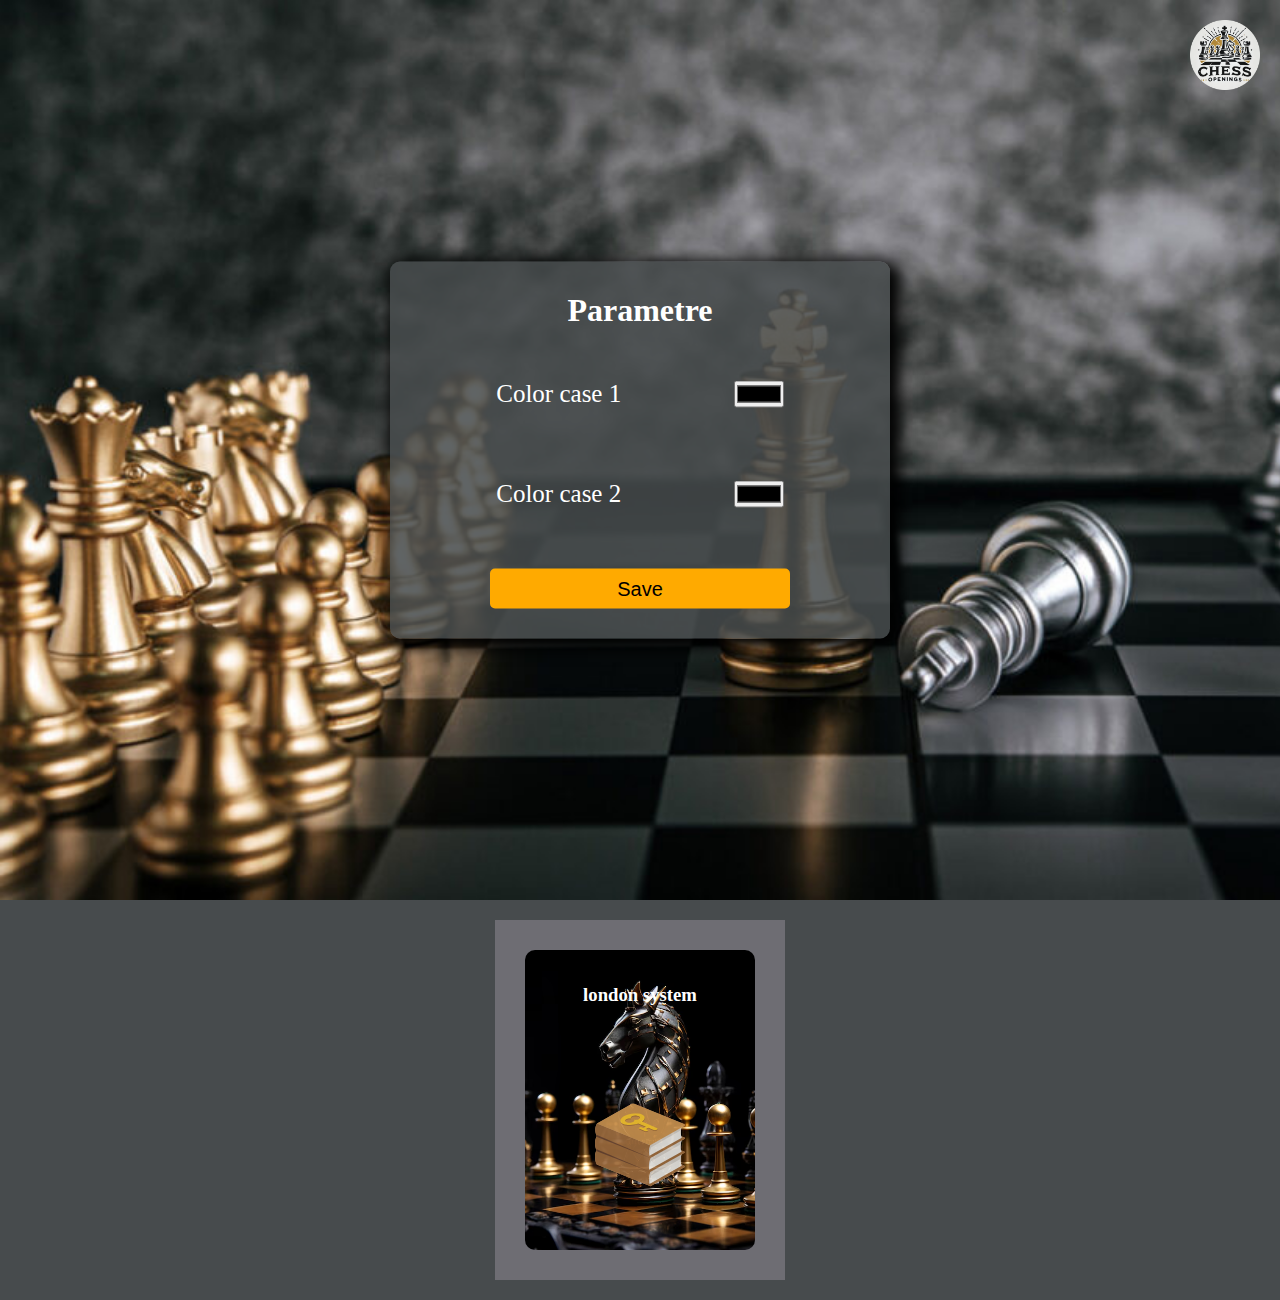
<file: index.html>
<!DOCTYPE html>
<html lang="en">
<head>
    <meta charset="UTF-8">
    <meta name="viewport" content="width=device-width, initial-scale=1.0">
    <link rel="shortcut icon" href="assets/icon/logo.ico" type="image/x-icon">
    <link rel="stylesheet" href="style.css">
    <title>Chess Openings</title>
    <script src="app.js" defer></script>
</head>
<body>

    <header>
        <h1>
            Welcome to chess openings
        </h1>

        <div class="parametre">

        </div>
    </header>

    <section>
        <div class="boxs" id="boxs">

            
        </div>
        
    </section>

    <div class="parametreWin">
        <h1>Parametre</h1>
        <div class="fields">
            <div class="field">
                <p>Color case 1</p>
                <input type="color" name="" id="">
            </div>
            <div class="field">
                <p>Color case 2</p>
                <input type="color" name="" id="">
            </div>
        </div>
        <button>
            Save
        </button>
    </div>
    
</body>
</html>
</file>
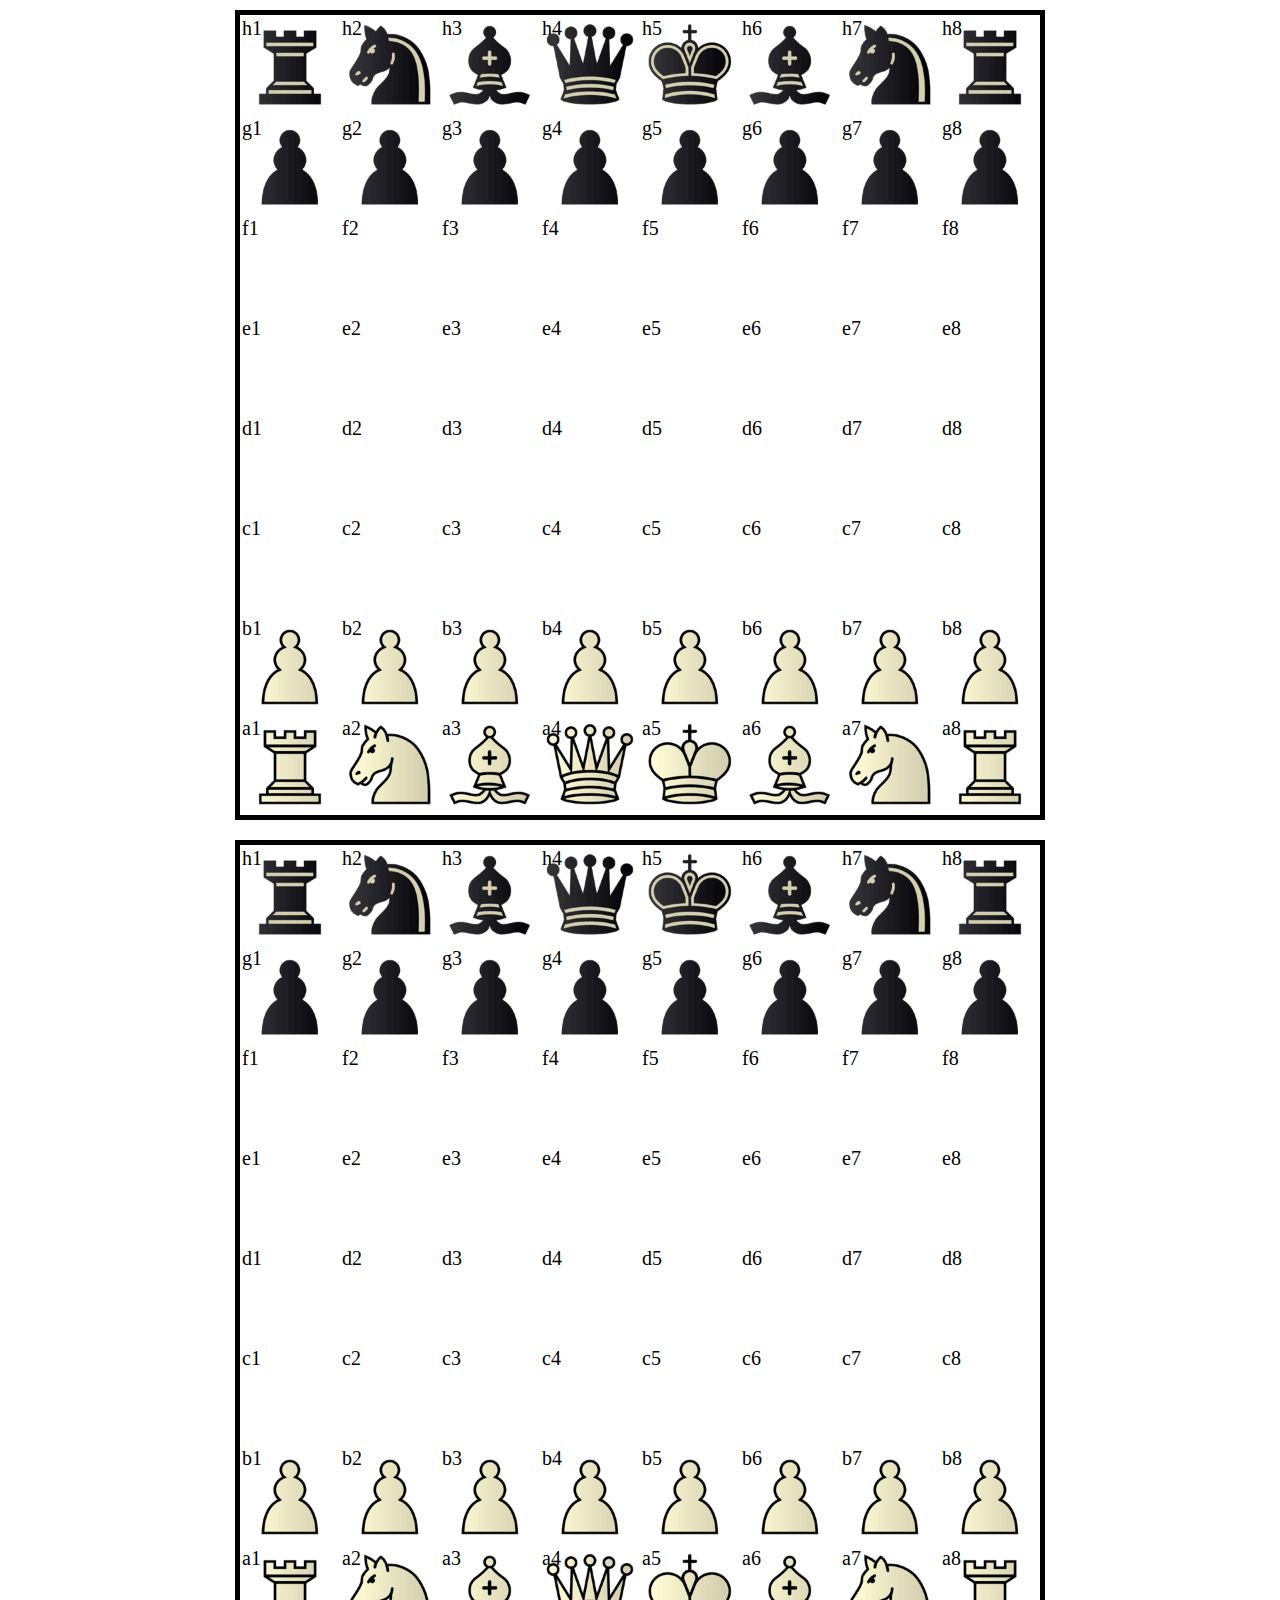
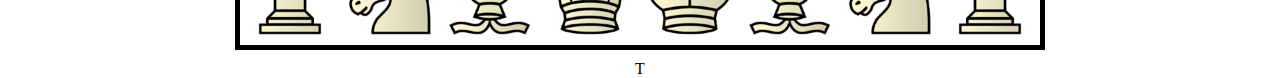
<file: openings/london system/index.html>
<!DOCTYPE html>
<html lang="en">
<head>
    <meta charset="UTF-8">
    <meta name="viewport" content="width=device-width, initial-scale=1.0">
    <link rel="stylesheet" href="style.css">
    <title>Document</title>
    <link rel="stylesheet" href="../../assets/style/board.css">
    <link rel="stylesheet" href="../../assets/style/pieces.css">
    <script src="../../assets/js/name.js" defer></script>
</head>
<body>
    <div class="board white" id="board">
        <div class="case c1">
            <div class="piece br"></div>
        </div>
        <div class="case c2">
            <div class="piece bn"></div>
        </div>
        <div class="case c1">
            <div class="piece bb"></div>
        </div>
        <div class="case c2">
            <div class="piece bq"></div>
        </div>
        <div class="case c1">
            <div class="piece bk"></div>
        </div>
        <div class="case c2">
            <div class="piece bb"></div>
        </div>
        <div class="case c1">
            <div class="piece bn"></div>
        </div>
        <div class="case c2">
            <div class="piece br"></div>
        </div>
        <div class="case c2">
            <div class="piece bp"></div>
        </div>
        <div class="case c1">
            <div class="piece bp"></div>
        </div>
        <div class="case c2">
            <div class="piece bp"></div>
        </div>
        <div class="case c1">
            <div class="piece bp"></div>
        </div>
        <div class="case c2">
            <div class="piece bp"></div>
        </div>
        <div class="case c1">
            <div class="piece bp"></div>
        </div>
        <div class="case c2">
            <div class="piece bp"></div>
        </div>
        <div class="case c1">
            <div class="piece bp"></div>
        </div>
        <div class="case c1"></div>
        <div class="case c2"></div>
        <div class="case c1"></div>
        <div class="case c2"></div>
        <div class="case c1"></div>
        <div class="case c2"></div>
        <div class="case c1"></div>
        <div class="case c2"></div>
        <div class="case c2"></div>
        <div class="case c1"></div>
        <div class="case c2"></div>
        <div class="case c1"></div>
        <div class="case c2"></div>
        <div class="case c1"></div>
        <div class="case c2"></div>
        <div class="case c1"></div>
        <div class="case c1"></div>
        <div class="case c2"></div>
        <div class="case c1"></div>
        <div class="case c2"></div>
        <div class="case c1"></div>
        <div class="case c2"></div>
        <div class="case c1"></div>
        <div class="case c2"></div>
        <div class="case c2"></div>
        <div class="case c1"></div>
        <div class="case c2"></div>
        <div class="case c1"></div>
        <div class="case c2"></div>
        <div class="case c1"></div>
        <div class="case c2"></div>
        <div class="case c1"></div>
        <div class="case c1">
            <div class="piece wp"></div>
        </div>
        <div class="case c2">
            <div class="piece wp"></div>
        </div>
        <div class="case c1">
            <div class="piece wp"></div>
        </div>
        <div class="case c2">
            <div class="piece wp"></div>
        </div>
        <div class="case c1">
            <div class="piece wp"></div>
        </div>
        <div class="case c2">
            <div class="piece wp"></div>
        </div>
        <div class="case c1">
            <div class="piece wp"></div>
        </div>
        <div class="case c2">
            <div class="piece wp"></div>
        </div>
        <div class="case c2">
            <div class="piece wr"></div>
        </div>
        <div class="case c1">
            <div class="piece wn"></div>
        </div>
        <div class="case c2">
            <div class="piece wb"></div>
        </div>
        <div class="case c1">
            <div class="piece wq"></div>
        </div>
        <div class="case c2">
            <div class="piece wk"></div>
        </div>
        <div class="case c1">
            <div class="piece wb"></div>
        </div>
        <div class="case c2">
            <div class="piece wn"></div>
        </div>
        <div class="case c1">
            <div class="piece wr"></div>
        </div>
    </div>

    <div class="board white" id="board">
        <div class="case c1">
            <div class="piece br"></div>
        </div>
        <div class="case c2">
            <div class="piece bn"></div>
        </div>
        <div class="case c1">
            <div class="piece bb"></div>
        </div>
        <div class="case c2">
            <div class="piece bq"></div>
        </div>
        <div class="case c1">
            <div class="piece bk"></div>
        </div>
        <div class="case c2">
            <div class="piece bb"></div>
        </div>
        <div class="case c1">
            <div class="piece bn"></div>
        </div>
        <div class="case c2">
            <div class="piece br"></div>
        </div>
        <div class="case c2">
            <div class="piece bp"></div>
        </div>
        <div class="case c1">
            <div class="piece bp"></div>
        </div>
        <div class="case c2">
            <div class="piece bp"></div>
        </div>
        <div class="case c1">
            <div class="piece bp"></div>
        </div>
        <div class="case c2">
            <div class="piece bp"></div>
        </div>
        <div class="case c1">
            <div class="piece bp"></div>
        </div>
        <div class="case c2">
            <div class="piece bp"></div>
        </div>
        <div class="case c1">
            <div class="piece bp"></div>
        </div>
        <div class="case c1"></div>
        <div class="case c2"></div>
        <div class="case c1"></div>
        <div class="case c2"></div>
        <div class="case c1"></div>
        <div class="case c2"></div>
        <div class="case c1"></div>
        <div class="case c2"></div>
        <div class="case c2"></div>
        <div class="case c1"></div>
        <div class="case c2"></div>
        <div class="case c1"></div>
        <div class="case c2"></div>
        <div class="case c1"></div>
        <div class="case c2"></div>
        <div class="case c1"></div>
        <div class="case c1"></div>
        <div class="case c2"></div>
        <div class="case c1"></div>
        <div class="case c2"></div>
        <div class="case c1"></div>
        <div class="case c2"></div>
        <div class="case c1"></div>
        <div class="case c2"></div>
        <div class="case c2"></div>
        <div class="case c1"></div>
        <div class="case c2"></div>
        <div class="case c1"></div>
        <div class="case c2"></div>
        <div class="case c1"></div>
        <div class="case c2"></div>
        <div class="case c1"></div>
        <div class="case c1">
            <div class="piece wp"></div>
        </div>
        <div class="case c2">
            <div class="piece wp"></div>
        </div>
        <div class="case c1">
            <div class="piece wp"></div>
        </div>
        <div class="case c2">
            <div class="piece wp"></div>
        </div>
        <div class="case c1">
            <div class="piece wp"></div>
        </div>
        <div class="case c2">
            <div class="piece wp"></div>
        </div>
        <div class="case c1">
            <div class="piece wp"></div>
        </div>
        <div class="case c2">
            <div class="piece wp"></div>
        </div>
        <div class="case c2">
            <div class="piece wr"></div>
        </div>
        <div class="case c1">
            <div class="piece wn"></div>
        </div>
        <div class="case c2">
            <div class="piece wb"></div>
        </div>
        <div class="case c1">
            <div class="piece wq"></div>
        </div>
        <div class="case c2">
            <div class="piece wk"></div>
        </div>
        <div class="case c1">
            <div class="piece wb"></div>
        </div>
        <div class="case c2">
            <div class="piece wn"></div>
        </div>
        <div class="case c1">
            <div class="piece wr"></div>
        </div>
    </div>T

    
</body>
</html>
</file>
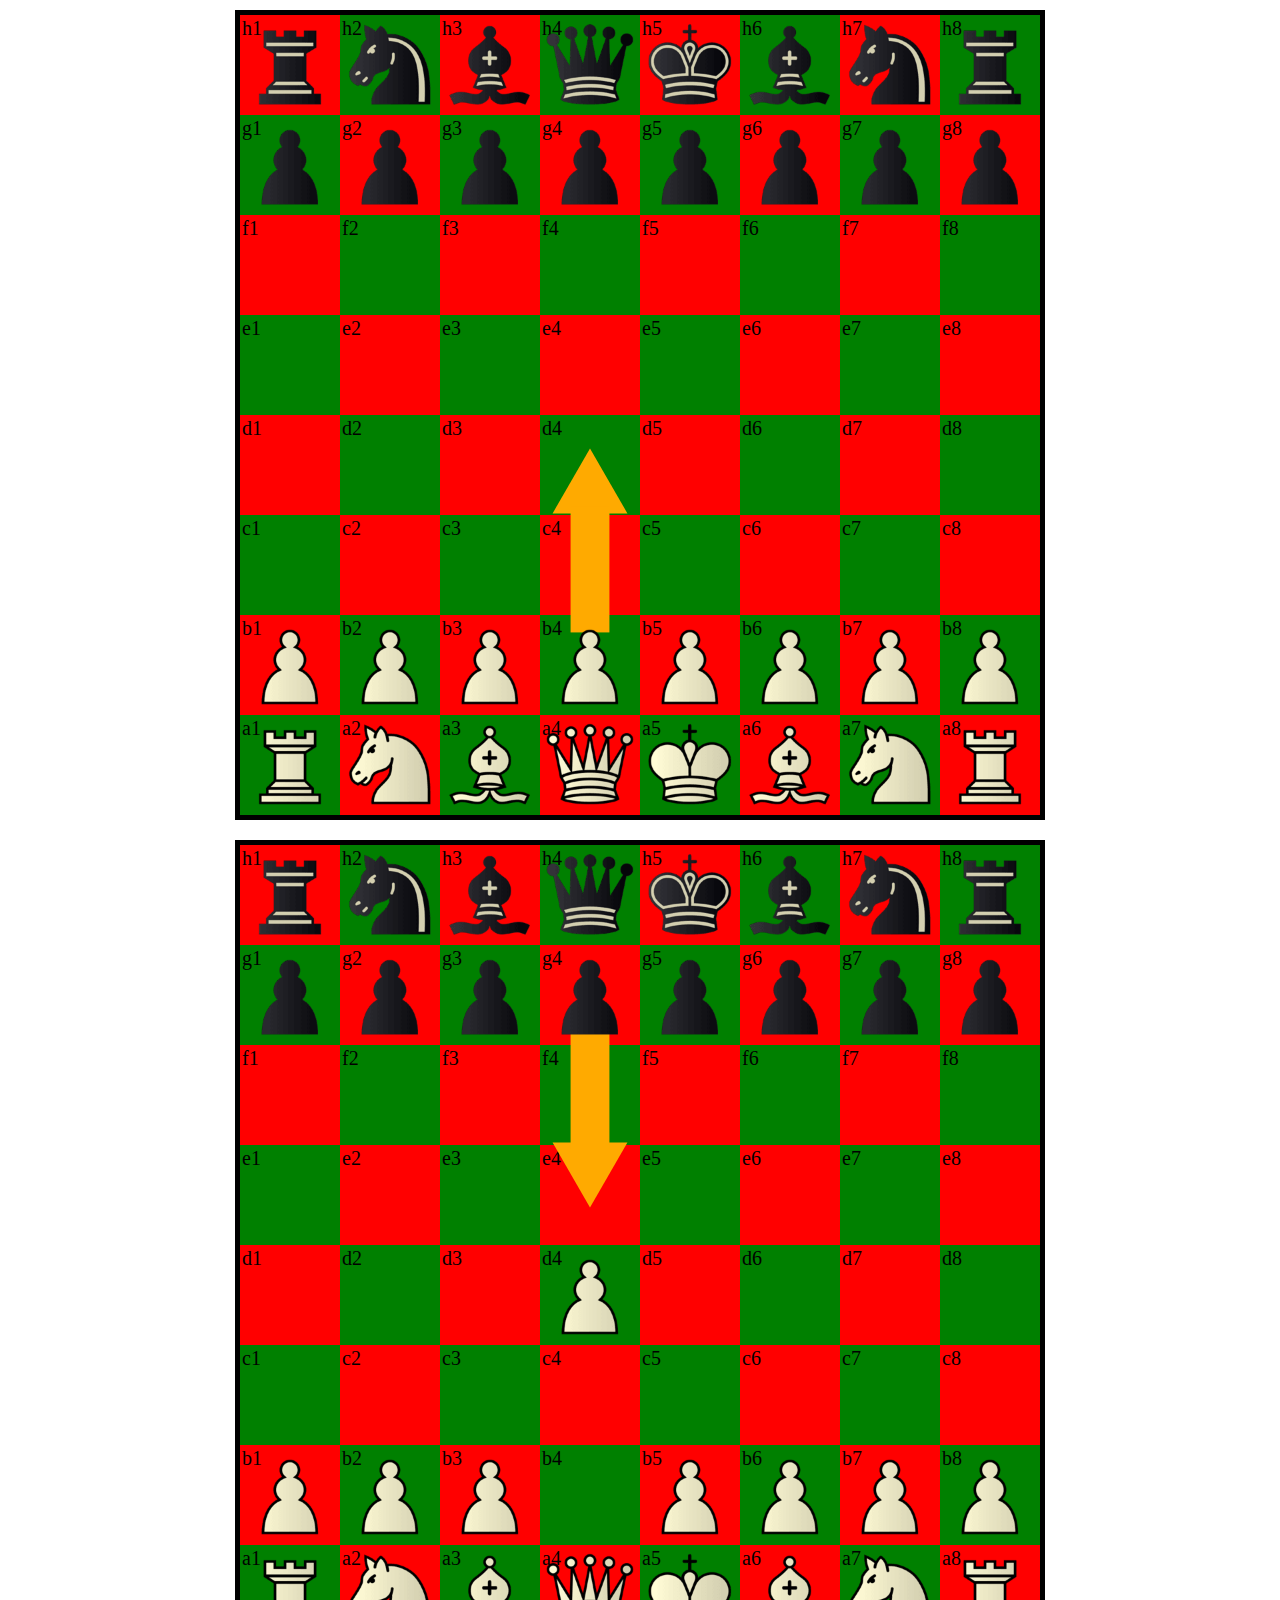
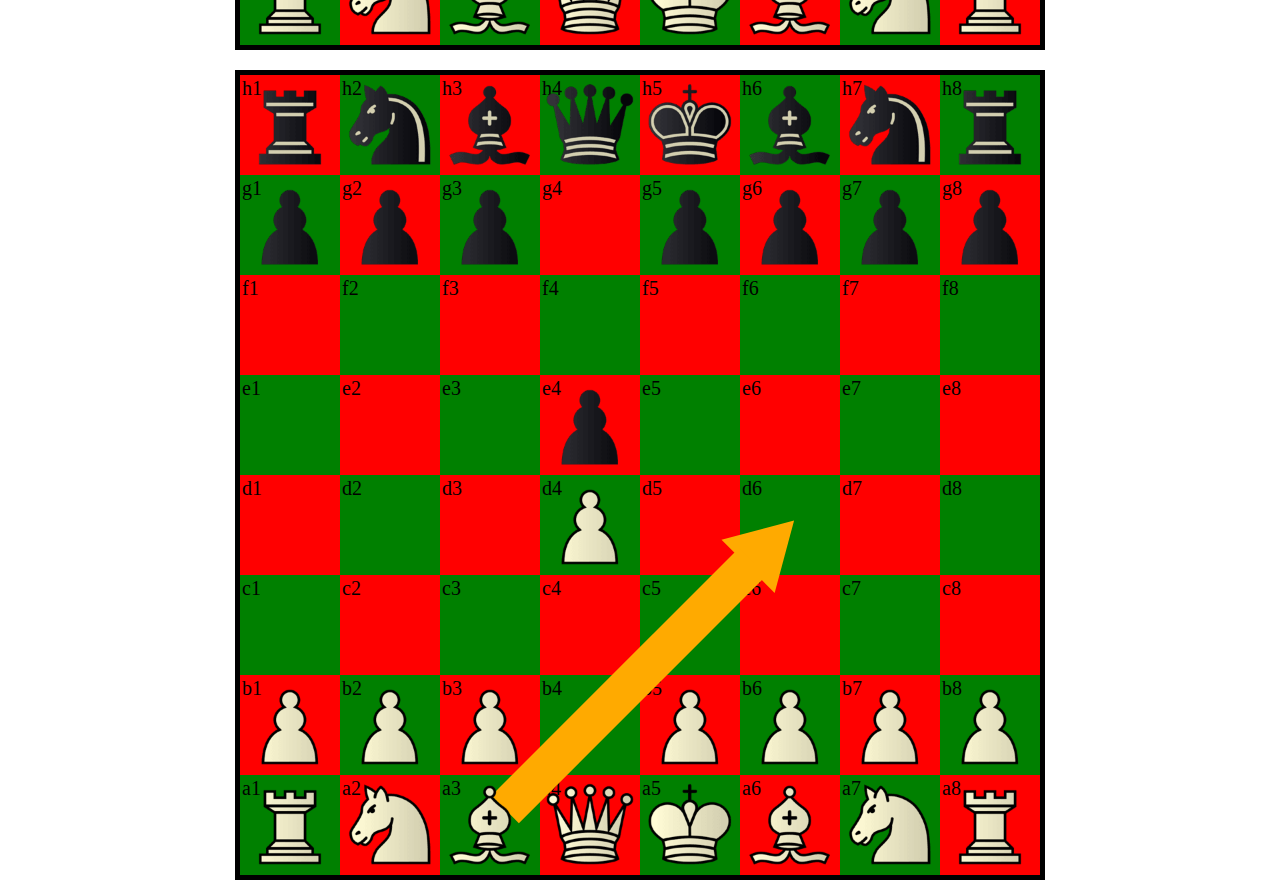
<file: openings/london system/page.html>
<!DOCTYPE html>
<html lang="en">
<head>
    <meta charset="UTF-8">
    <meta name="viewport" content="width=device-width, initial-scale=1.0">
    <link rel="stylesheet" href="style.css">
    <title>Document</title>
    <link rel="stylesheet" href="../../assets/style/board.css">
    <link rel="stylesheet" href="../../assets/style/pieces.css">
    <link rel="stylesheet" href="../../assets/style/arrow.css">
    <script src="../../assets/js/name.js" defer></script>
</head>
<body>
    <div class="board" id="board">
        <div class="case C1 h1">
            <div class="piece br"></div>
        </div>
        <div class="case C2 h2">
            <div class="piece bn"></div>
        </div>
        <div class="case C1 h3">
            <div class="piece bb"></div>
        </div>
        <div class="case C2 h4">
            <div class="piece bq"></div>
        </div>
        <div class="case C1 h5">
            <div class="piece bk"></div>
        </div>
        <div class="case C2 h6">
            <div class="piece bb"></div>
        </div>
        <div class="case C1 h7">
            <div class="piece bn"></div>
        </div>
        <div class="case C2 h8">
            <div class="piece br"></div>
        </div>
        <div class="case C2 g1">
            <div class="piece bp"></div>
        </div>
        <div class="case C1 g2">
            <div class="piece bp"></div>
        </div>
        <div class="case C2 g3">
            <div class="piece bp"></div>
        </div>
        <div class="case C1 g4">
            <div class="piece bp"></div>
        </div>
        <div class="case C2 g5">
            <div class="piece bp"></div>
        </div>
        <div class="case C1 g6">
            <div class="piece bp"></div>
        </div>
        <div class="case C2 g7">
            <div class="piece bp"></div>
        </div>
        <div class="case C1 g8">
            <div class="piece bp"></div>
        </div>
        <div class="case C1 f1"></div>
        <div class="case C2 f2"></div>
        <div class="case C1 f3"></div>
        <div class="case C2 f4"></div>
        <div class="case C1 f5"></div>
        <div class="case C2 f6"></div>
        <div class="case C1 f7"></div>
        <div class="case C2 f8"></div>
        <div class="case C2 e1"></div>
        <div class="case C1 e2"></div>
        <div class="case C2 e3"></div>
        <div class="case C1 e4"></div>
        <div class="case C2 e5"></div>
        <div class="case C1 e6"></div>
        <div class="case C2 e7"></div>
        <div class="case C1 e8"></div>
        <div class="case C1 d1"></div>
        <div class="case C2 d2"></div>
        <div class="case C1 d3"></div>
        <div class="case C2 d4"></div>
        <div class="case C1 d5"></div>
        <div class="case C2 d6"></div>
        <div class="case C1 d7"></div>
        <div class="case C2 d8"></div>
        <div class="case C2 c1"></div>
        <div class="case C1 c2"></div>
        <div class="case C2 c3"></div>
        <div class="case C1 c4"></div>
        <div class="case C2 c5"></div>
        <div class="case C1 c6"></div>
        <div class="case C2 c7"></div>
        <div class="case C1 c8"></div>
        <div class="case C1 b1">
            <div class="piece wp"></div>
        </div>
        <div class="case C2 b2">
            <div class="piece wp"></div>
        </div>
        <div class="case C1 b3">
            <div class="piece wp"></div>
        </div>
        <div class="case C2 b4">
            <div class="piece wp"></div>
        </div>
        <div class="case C1 b5">
            <div class="piece wp"></div>
        </div>
        <div class="case C2 b6">
            <div class="piece wp"></div>
        </div>
        <div class="case C1 b7">
            <div class="piece wp"></div>
        </div>
        <div class="case C2 b">
            <div class="piece wp"></div>
        </div>
        <div class="case C2 a1">
            <div class="piece wr"></div>
        </div>
        <div class="case C1 a2">
            <div class="piece wn"></div>
        </div>
        <div class="case C2 a3">
            <div class="piece wb"></div>
        </div>
        <div class="case C1 a4">
            <div class="piece wq"></div>
        </div>
        <div class="case C2 a5">
            <div class="piece wk"></div>
        </div>
        <div class="case C1 a6">
            <div class="piece wb"></div>
        </div>
        <div class="case C2 a7">
            <div class="piece wn"></div>
        </div>
        <div class="case C1 a">
            <div class="piece wr"></div>
        </div>

        <svg xmlns="http://www.w3.org/2000/svg" xmlns:xlink="http://www.w3.org/1999/xlink" version="1.1" width="800" height="800" viewBox="0 0 800 800" xml:space="preserve">
            <g transform="matrix(1 0 0 1 350 466)" id="6aa10f93-edec-44c7-80d1-72b951aa09fc"  >
            <polygon style="stroke: rgb(0,0,0); stroke-width: 0; stroke-dasharray: none; stroke-linecap: butt; stroke-dashoffset: 0; stroke-linejoin: miter; stroke-miterlimit: 4; fill-rule: nonzero; opacity: 1;" vector-effect="non-scaling-stroke"  points="-37.43,32.41 0,-32.41 37.43,32.41 " />
            </g>
            <g transform="matrix(0 -1.68 1 0 350 554.49)" id="57415b69-c8e5-4d0a-9552-451727289d31"  >
            <rect style="stroke: rgb(0,0,0); stroke-width: 0; stroke-dasharray: none; stroke-linecap: butt; stroke-dashoffset: 0; stroke-linejoin: miter; stroke-miterlimit: 4; fill-rule: nonzero; opacity: 1;" vector-effect="non-scaling-stroke"  x="-37.46" y="-19.415" rx="0" ry="0" width="74.92" height="38.83" />
            </g>
        </svg>

    </div>


    <div class="board" id="board">
        <div class="case C1 h1">
            <div class="piece br"></div>
        </div>
        <div class="case C2 h2">
            <div class="piece bn"></div>
        </div>
        <div class="case C1 h3">
            <div class="piece bb"></div>
        </div>
        <div class="case C2 h4">
            <div class="piece bq"></div>
        </div>
        <div class="case C1 h5">
            <div class="piece bk"></div>
        </div>
        <div class="case C2 h6">
            <div class="piece bb"></div>
        </div>
        <div class="case C1 h7">
            <div class="piece bn"></div>
        </div>
        <div class="case C2 h8">
            <div class="piece br"></div>
        </div>
        <div class="case C2 g1">
            <div class="piece bp"></div>
        </div>
        <div class="case C1 g2">
            <div class="piece bp"></div>
        </div>
        <div class="case C2 g3">
            <div class="piece bp"></div>
        </div>
        <div class="case C1 g4">
            <div class="piece bp"></div>
        </div>
        <div class="case C2 g5">
            <div class="piece bp"></div>
        </div>
        <div class="case C1 g6">
            <div class="piece bp"></div>
        </div>
        <div class="case C2 g7">
            <div class="piece bp"></div>
        </div>
        <div class="case C1 g8">
            <div class="piece bp"></div>
        </div>
        <div class="case C1 f1"></div>
        <div class="case C2 f2"></div>
        <div class="case C1 f3"></div>
        <div class="case C2 f4"></div>
        <div class="case C1 f5"></div>
        <div class="case C2 f6"></div>
        <div class="case C1 f7"></div>
        <div class="case C2 f8"></div>
        <div class="case C2 e1"></div>
        <div class="case C1 e2"></div>
        <div class="case C2 e3"></div>
        <div class="case C1 e4"></div>
        <div class="case C2 e5"></div>
        <div class="case C1 e6"></div>
        <div class="case C2 e7"></div>
        <div class="case C1 e8"></div>
        <div class="case C1 d1"></div>
        <div class="case C2 d2"></div>
        <div class="case C1 d3"></div>
        <div class="case C2 d4">
            <div class="piece wp"></div>
        </div>
        <div class="case C1 d5"></div>
        <div class="case C2 d6"></div>
        <div class="case C1 d7"></div>
        <div class="case C2 d8"></div>
        <div class="case C2 c1"></div>
        <div class="case C1 c2"></div>
        <div class="case C2 c3"></div>
        <div class="case C1 c4"></div>
        <div class="case C2 c5"></div>
        <div class="case C1 c6"></div>
        <div class="case C2 c7"></div>
        <div class="case C1 c8"></div>
        <div class="case C1 b1">
            <div class="piece wp"></div>
        </div>
        <div class="case C2 b2">
            <div class="piece wp"></div>
        </div>
        <div class="case C1 b3">
            <div class="piece wp"></div>
        </div>
        <div class="case C2 b4">
        </div>
        <div class="case C1 b5">
            <div class="piece wp"></div>
        </div>
        <div class="case C2 b6">
            <div class="piece wp"></div>
        </div>
        <div class="case C1 b7">
            <div class="piece wp"></div>
        </div>
        <div class="case C2 b">
            <div class="piece wp"></div>
        </div>
        <div class="case C2 a1">
            <div class="piece wr"></div>
        </div>
        <div class="case C1 a2">
            <div class="piece wn"></div>
        </div>
        <div class="case C2 a3">
            <div class="piece wb"></div>
        </div>
        <div class="case C1 a4">
            <div class="piece wq"></div>
        </div>
        <div class="case C2 a5">
            <div class="piece wk"></div>
        </div>
        <div class="case C1 a6">
            <div class="piece wb"></div>
        </div>
        <div class="case C2 a7">
            <div class="piece wn"></div>
        </div>
        <div class="case C1 a">
            <div class="piece wr"></div>
        </div>

        <svg xmlns="http://www.w3.org/2000/svg" xmlns:xlink="http://www.w3.org/1999/xlink" version="1.1" width="800" height="800" viewBox="0 0 800 800" xml:space="preserve">
            <g transform="matrix(-1 0 0 -1 350 330)" id="6aa10f93-edec-44c7-80d1-72b951aa09fc"  >
            <polygon style="stroke: rgb(0,0,0); stroke-width: 0; stroke-dasharray: none; stroke-linecap: butt; stroke-dashoffset: 0; stroke-linejoin: miter; stroke-miterlimit: 4; fill-rule: nonzero; opacity: 1;" vector-effect="non-scaling-stroke"  points="-37.43,32.41 0,-32.41 37.43,32.41 " />
            </g>
            <g transform="matrix(0 1.68 -1 0 350 241.52)" id="57415b69-c8e5-4d0a-9552-451727289d31"  >
            <rect style="stroke: rgb(0,0,0); stroke-width: 0; stroke-dasharray: none; stroke-linecap: butt; stroke-dashoffset: 0; stroke-linejoin: miter; stroke-miterlimit: 4; fill-rule: nonzero; opacity: 1;" vector-effect="non-scaling-stroke"  x="-37.4585" y="-19.4165" rx="0" ry="0" width="74.917" height="38.833" />
            </g>
        </svg>
    </div>
    
    
    
    <div class="board" id="board">
        <div class="case C1 h1">
            <div class="piece br"></div>
        </div>
        <div class="case C2 h2">
            <div class="piece bn"></div>
        </div>
        <div class="case C1 h3">
            <div class="piece bb"></div>
        </div>
        <div class="case C2 h4">
            <div class="piece bq"></div>
        </div>
        <div class="case C1 h5">
            <div class="piece bk"></div>
        </div>
        <div class="case C2 h6">
            <div class="piece bb"></div>
        </div>
        <div class="case C1 h7">
            <div class="piece bn"></div>
        </div>
        <div class="case C2 h8">
            <div class="piece br"></div>
        </div>
        <div class="case C2 g1">
            <div class="piece bp"></div>
        </div>
        <div class="case C1 g2">
            <div class="piece bp"></div>
        </div>
        <div class="case C2 g3">
            <div class="piece bp"></div>
        </div>
        <div class="case C1 g4">
        </div>
        <div class="case C2 g5">
            <div class="piece bp"></div>
        </div>
        <div class="case C1 g6">
            <div class="piece bp"></div>
        </div>
        <div class="case C2 g7">
            <div class="piece bp"></div>
        </div>
        <div class="case C1 g8">
            <div class="piece bp"></div>
        </div>
        <div class="case C1 f1"></div>
        <div class="case C2 f2"></div>
        <div class="case C1 f3"></div>
        <div class="case C2 f4"></div>
        <div class="case C1 f5"></div>
        <div class="case C2 f6"></div>
        <div class="case C1 f7"></div>
        <div class="case C2 f8"></div>
        <div class="case C2 e1"></div>
        <div class="case C1 e2"></div>
        <div class="case C2 e3"></div>
        <div class="case C1 e4">
            <div class="piece bp"></div>
        </div>
        <div class="case C2 e5"></div>
        <div class="case C1 e6"></div>
        <div class="case C2 e7"></div>
        <div class="case C1 e8"></div>
        <div class="case C1 d1"></div>
        <div class="case C2 d2"></div>
        <div class="case C1 d3"></div>
        <div class="case C2 d4">
            <div class="piece wp"></div>
        </div>
        <div class="case C1 d5"></div>
        <div class="case C2 d6"></div>
        <div class="case C1 d7"></div>
        <div class="case C2 d8"></div>
        <div class="case C2 c1"></div>
        <div class="case C1 c2"></div>
        <div class="case C2 c3"></div>
        <div class="case C1 c4"></div>
        <div class="case C2 c5"></div>
        <div class="case C1 c6"></div>
        <div class="case C2 c7"></div>
        <div class="case C1 c8"></div>
        <div class="case C1 b1">
            <div class="piece wp"></div>
        </div>
        <div class="case C2 b2">
            <div class="piece wp"></div>
        </div>
        <div class="case C1 b3">
            <div class="piece wp"></div>
        </div>
        <div class="case C2 b4">
        </div>
        <div class="case C1 b5">
            <div class="piece wp"></div>
        </div>
        <div class="case C2 b6">
            <div class="piece wp"></div>
        </div>
        <div class="case C1 b7">
            <div class="piece wp"></div>
        </div>
        <div class="case C2 b">
            <div class="piece wp"></div>
        </div>
        <div class="case C2 a1">
            <div class="piece wr"></div>
        </div>
        <div class="case C1 a2">
            <div class="piece wn"></div>
        </div>
        <div class="case C2 a3">
            <div class="piece wb"></div>
        </div>
        <div class="case C1 a4">
            <div class="piece wq"></div>
        </div>
        <div class="case C2 a5">
            <div class="piece wk"></div>
        </div>
        <div class="case C1 a6">
            <div class="piece wb"></div>
        </div>
        <div class="case C2 a7">
            <div class="piece wn"></div>
        </div>
        <div class="case C1 a">
            <div class="piece wr"></div>
        </div>

        <svg xmlns="http://www.w3.org/2000/svg" xmlns:xlink="http://www.w3.org/1999/xlink" version="1.1" width="800" height="800" viewBox="0 0 800 800" xml:space="preserve">
            <g transform="matrix(1 0 0 1 400 400)" id="a512f483-528c-4d7b-bfb7-25908b1bdeee"  >
            <rect style="stroke: none; stroke-width: 1; stroke-dasharray: none; stroke-linecap: butt; stroke-dashoffset: 0; stroke-linejoin: miter; stroke-miterlimit: 4; fill: rgb(255,255,255); fill-rule: nonzero; opacity: 1; visibility: hidden;" vector-effect="non-scaling-stroke"  x="-400" y="-400" rx="0" ry="0" width="800" height="800" />
            </g>
            <g transform="matrix(0.71 0.71 -0.71 0.71 531.08 468.42)" id="6aa10f93-edec-44c7-80d1-72b951aa09fc"  >
            <polygon style="stroke: rgb(0,0,0); stroke-width: 0; stroke-dasharray: none; stroke-linecap: butt; stroke-dashoffset: 0; stroke-linejoin: miter; stroke-miterlimit: 4; fill-rule: nonzero; opacity: 1;" vector-effect="non-scaling-stroke"  points="-37.43,32.41 0,-32.41 37.43,32.41 " />
            </g>
            <g transform="matrix(3.31 -3.31 0.71 0.71 389.08 610.42)" id="57415b69-c8e5-4d0a-9552-451727289d31"  >
            <rect style="stroke: rgb(0,0,0); stroke-width: 0; stroke-dasharray: none; stroke-linecap: butt; stroke-dashoffset: 0; stroke-linejoin: miter; stroke-miterlimit: 4; fill-rule: nonzero; opacity: 1;" vector-effect="non-scaling-stroke"  x="-37.46" y="-19.415" rx="0" ry="0" width="74.92" height="38.83" />
            </g>
        </svg>

    </div>



    
</body>
</html>
</file>
<file: style.css>
*{
    box-sizing: border-box;
    margin: 0;
    padding: 0;
}
body {
    overflow-x: hidden;
}
header{
    background-image: url(assets/img/backgroundHome.jpg);
    background-size: cover;
    height: 100vh;
    display: flex;
    padding-top: 200px;
    justify-content: center;
}
header h1{
    position: absolute;
    color: white;
    font-size: 70px;
    transform: translateX(1500px);
    animation: translateLeft0 1.5s ease-out forwards;
}

@keyframes translateLeft0 {
    0% {
    }
    100% {
        transform: translateX(0px);
    }
    
}

section{
    background: #474B4D;
    display: flex;
    justify-content: center;
    padding: 20px;
}

.boxs {
    background: #6E6D73;
    max-width: 80%;
    width: auto;
    display: flex;
    flex-wrap: wrap;
}


.boxs .box{
    background: orange;
    width: 230px;
    height: 300px;
    border-radius: 10px;
    background-image: url(assets/img/backgroundBox.jpg);
    background-size: cover;
    background-position: center;
    margin: 30px;
}

.boxs .box a{
    display: flex;
    flex-direction: column;
    height: 100%;
    width: 100%;
    border-radius: 10px;
    text-decoration: none;
}

.boxs .box a .top{
    display: flex;
    height: 30%;
    width: 100%;
    flex-direction: column;
    align-items: center;
    justify-content: center;
}
.boxs .box a .top h3{
    display: flex;
    height: 30%;
    width: 100%;
    flex-direction: column;
    align-items: center;
    justify-content: center;
    color: white;
}
.boxs .box a .bottom{
    display: flex;
    height: 70%;
    width: 100%;
    flex-direction: column;
    align-items: center;
    justify-content: center;
}
.boxs .box a .bottom img{
    opacity: 0.90;
}

.parametre{
    position: absolute;
    right: 20px;
    top: 20px;
    background-image: url(assets/img/logo.png);
    background-size: cover;
    width: 70px;
    height: 70px;
    cursor: pointer;
}

.parametreWin{
    position: absolute;
    top: 50%;
    left: 50%;
    transform: translate(-50%, -50%);
    width: 500px;
    /* height: 300px; */
    height: auto;
    background: #474b4ddc;
    border-radius: 10px;
    display: flex;
    align-items: center;
    flex-direction: column;
    padding: 30px;
    box-shadow: 5px 5px 15px 5px #000000;
}
.parametreWin h1{
    color: white;
}
.parametreWin .fields{
    margin-top: 20px;
    margin-bottom: 20px;
    position: relative;
    height: 200px;
    width: 100%;
    display: flex;
    flex-direction: column;
    justify-content: space-around;
    align-items: center;
}

.parametreWin .fields .field{
    width: 100%;
    padding: 10px;
    margin-bottom: 10px;
    padding: 20px;
    display: flex;
    justify-content: space-around;
    align-items: center;
    color: white;
}

.parametreWin .fields .field input{
    cursor: pointer;
}

.parametreWin .fields .field p{
    font-size: 25px;
}
.parametreWin button{
    width: 300px;
    height: 40px;
    cursor: pointer;
    background: #ffaa00;
    color: #000;
    border: none !important;
    border-radius: 5px;
    font-size: 20px;
}
</file>
<file: openings/london system/style.css>
*{
    box-sizing: border-box;
    margin: 0;
    padding: 0;
}
body{
    display: flex;
    flex-direction: column;
    align-items: center;
}
</file>
<file: assets/style/board.css>
.board{
    position: relative;
    width: 810px;
    height: 810px;
    display: flex;
    flex-wrap: wrap;
    margin: 10px;
    border: 5px solid #000;
}

.case{
    width: 100px;
    height: 100px;
    font-size: 20px;
    padding: 2px;
    position: relative;
}

.case.C1{
    background: red;
}

.case.C2{
    background: green;
}
</file>
<file: assets/style/pieces.css>
.piece{
    width: 100%;
    height: 100%;
    position: absolute;
    z-index: 10;
    transform: translate(-2px, -2px);
}

.bb{
    background: url(../pieces/bb.png);
    background-size: cover;
}

.bk{
    background: url(../pieces/bk.png);
    background-size: cover;
}

.bn{
    background: url(../pieces/bn.png);
    background-size: cover;
}

.bp{
    background: url(../pieces/bp.png);
    background-size: cover;
}

.bq{
    background: url(../pieces/bq.png);
    background-size: cover;
}

.br{
    background: url(../pieces/br.png);
    background-size: cover;
}



.wb{
    background: url(../pieces/wb.png);
    background-size: cover;
}

.wk{
    background: url(../pieces/wk.png);
    background-size: cover;
}

.wn{
    background: url(../pieces/wn.png);
    background-size: cover;
}

.wp{
    background: url(../pieces/wp.png);
    background-size: cover;
}

.wq{
    background: url(../pieces/wq.png);
    background-size: cover;
}

.wr{
    background: url(../pieces/wr.png);
    background-size: cover;
}
</file>
<file: assets/style/arrow.css>
svg{
    position: absolute;
    top: 0;
    left: 0;
    width: 100%;
    height: 100%;
}
svg g{
    fill: #ffaa00;
}
</file>
